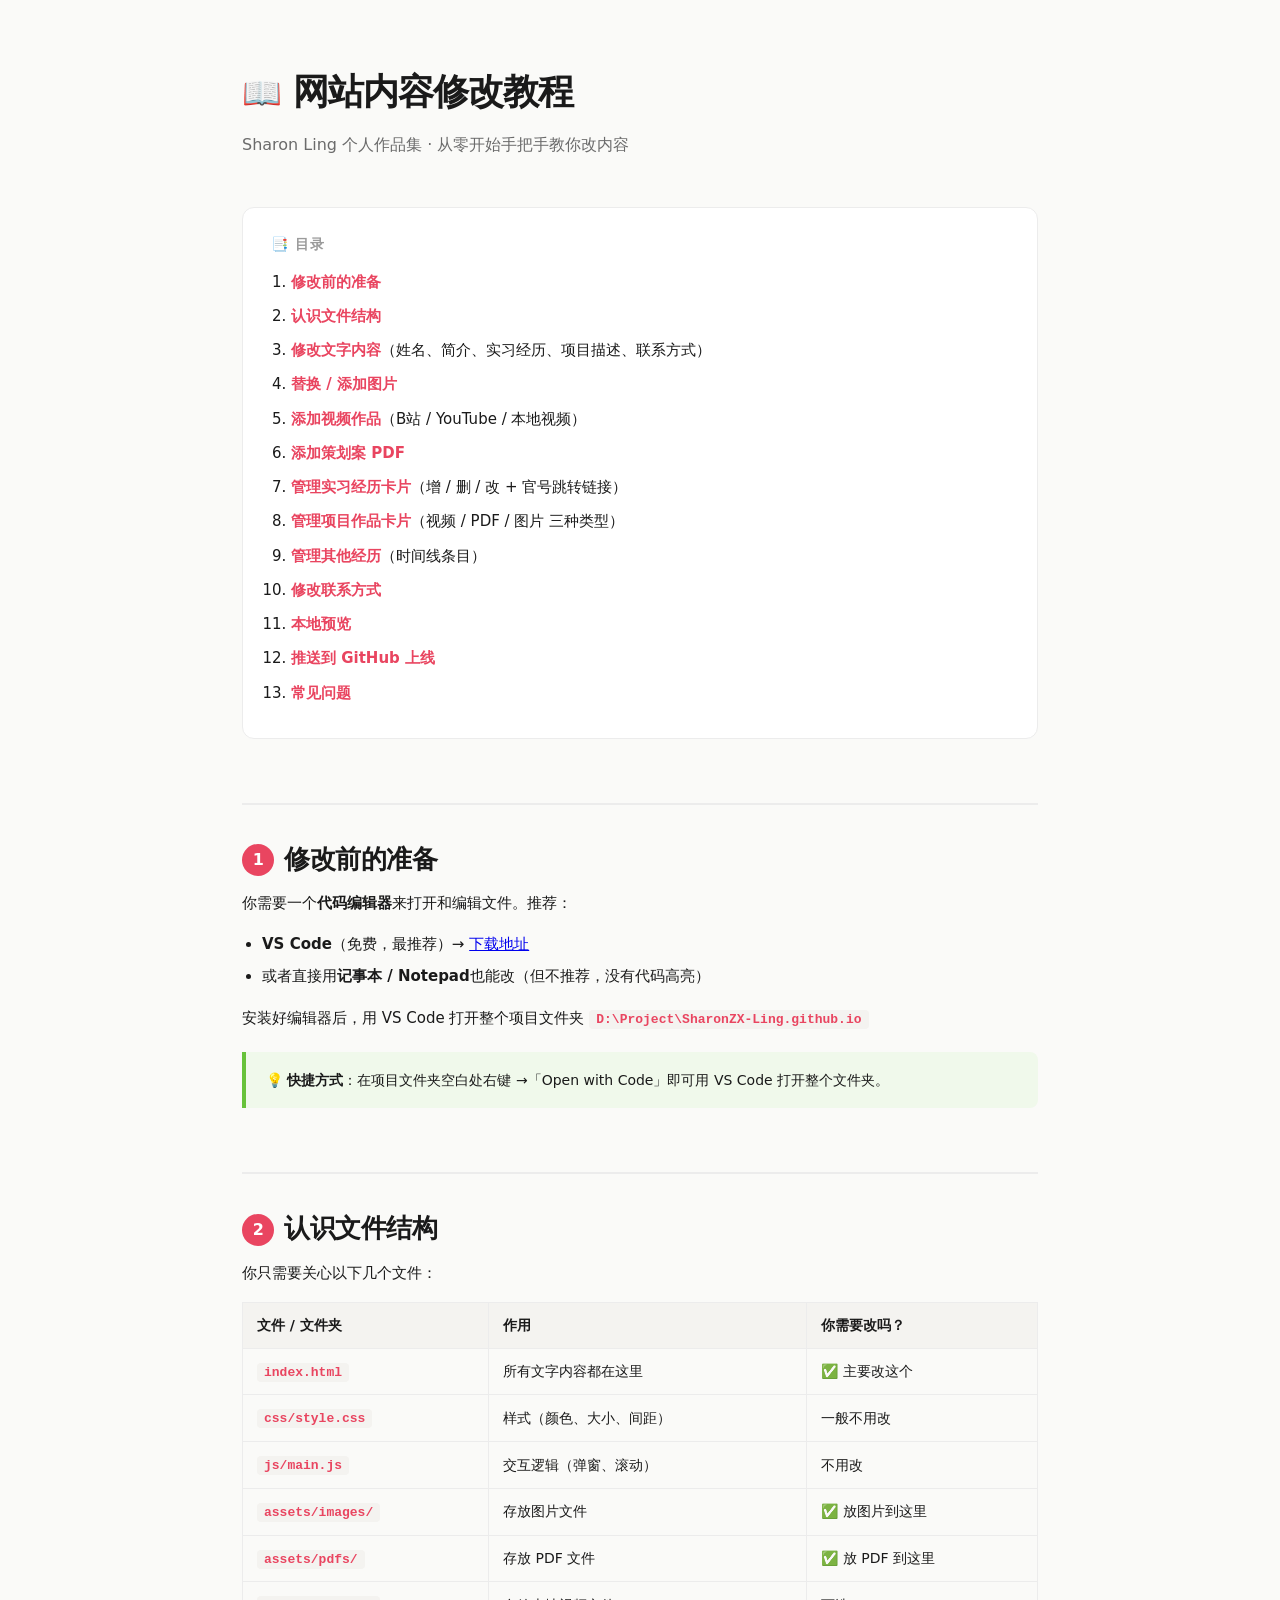
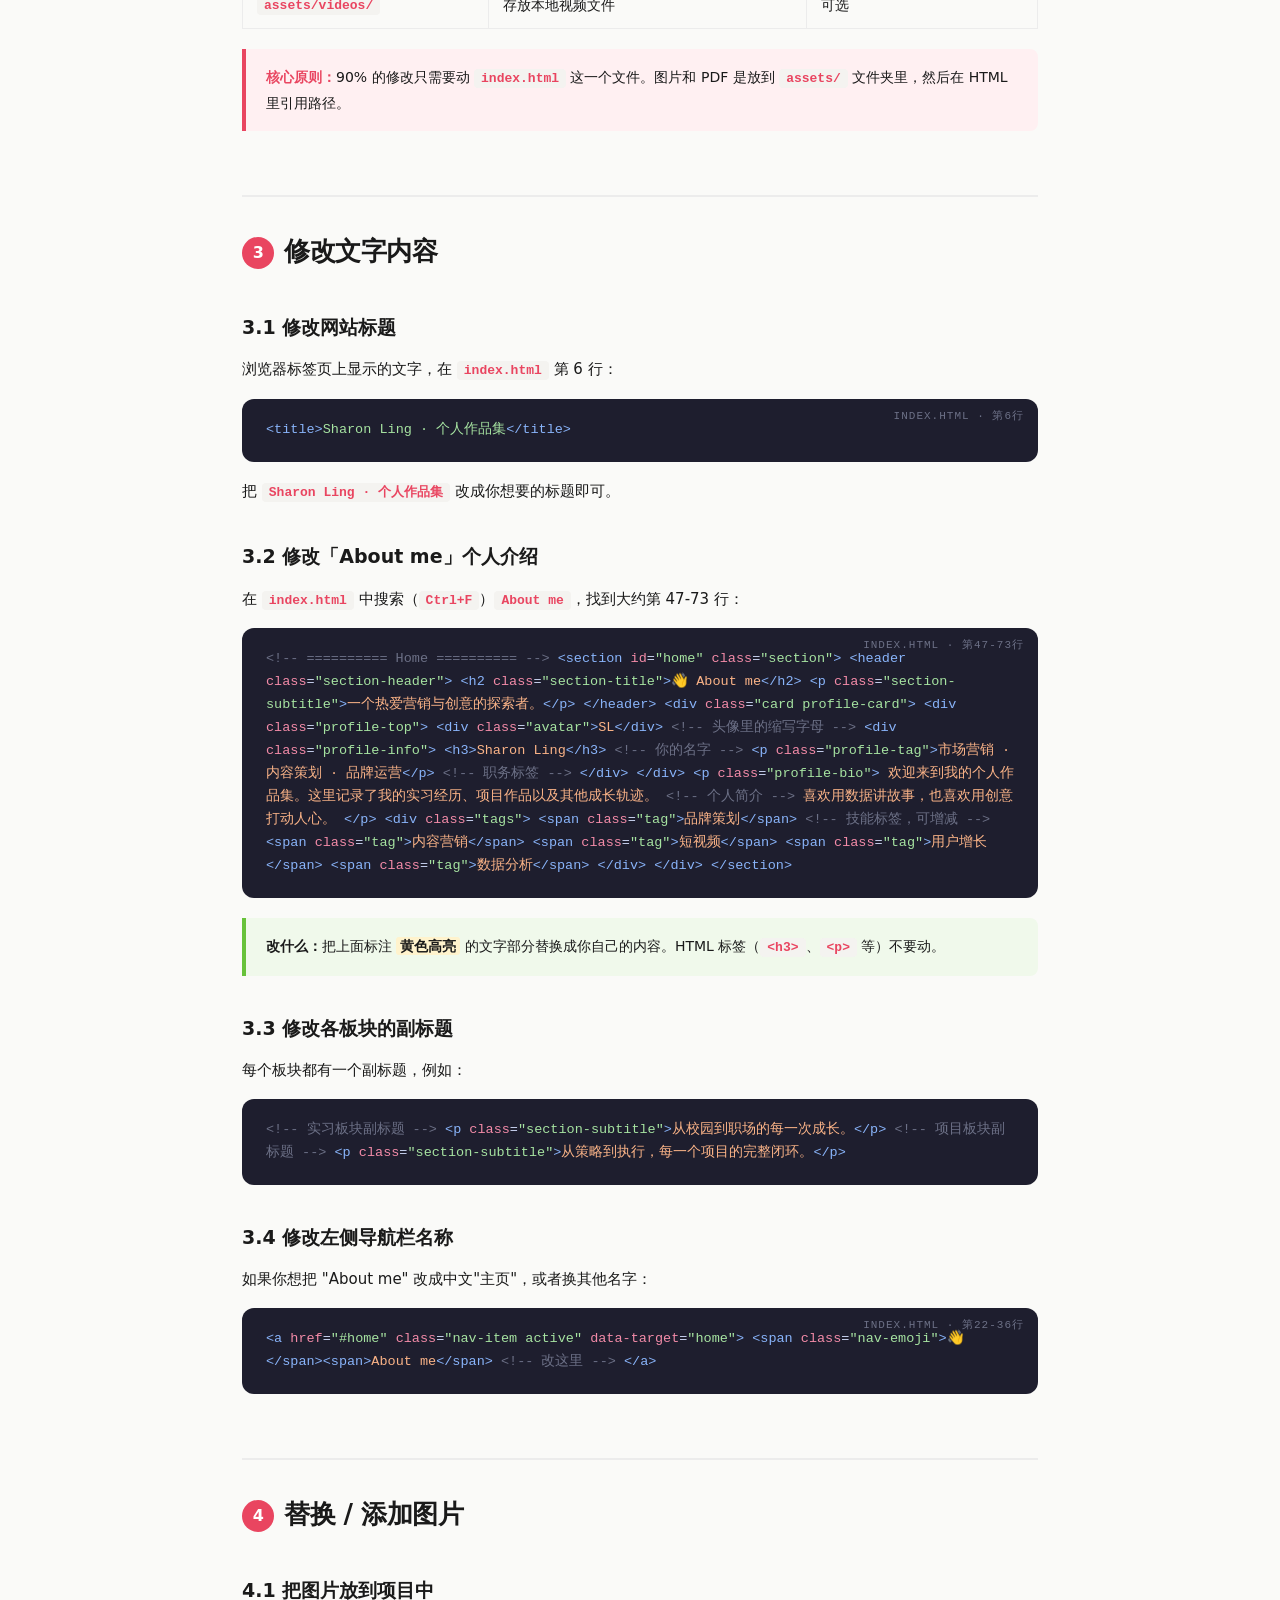
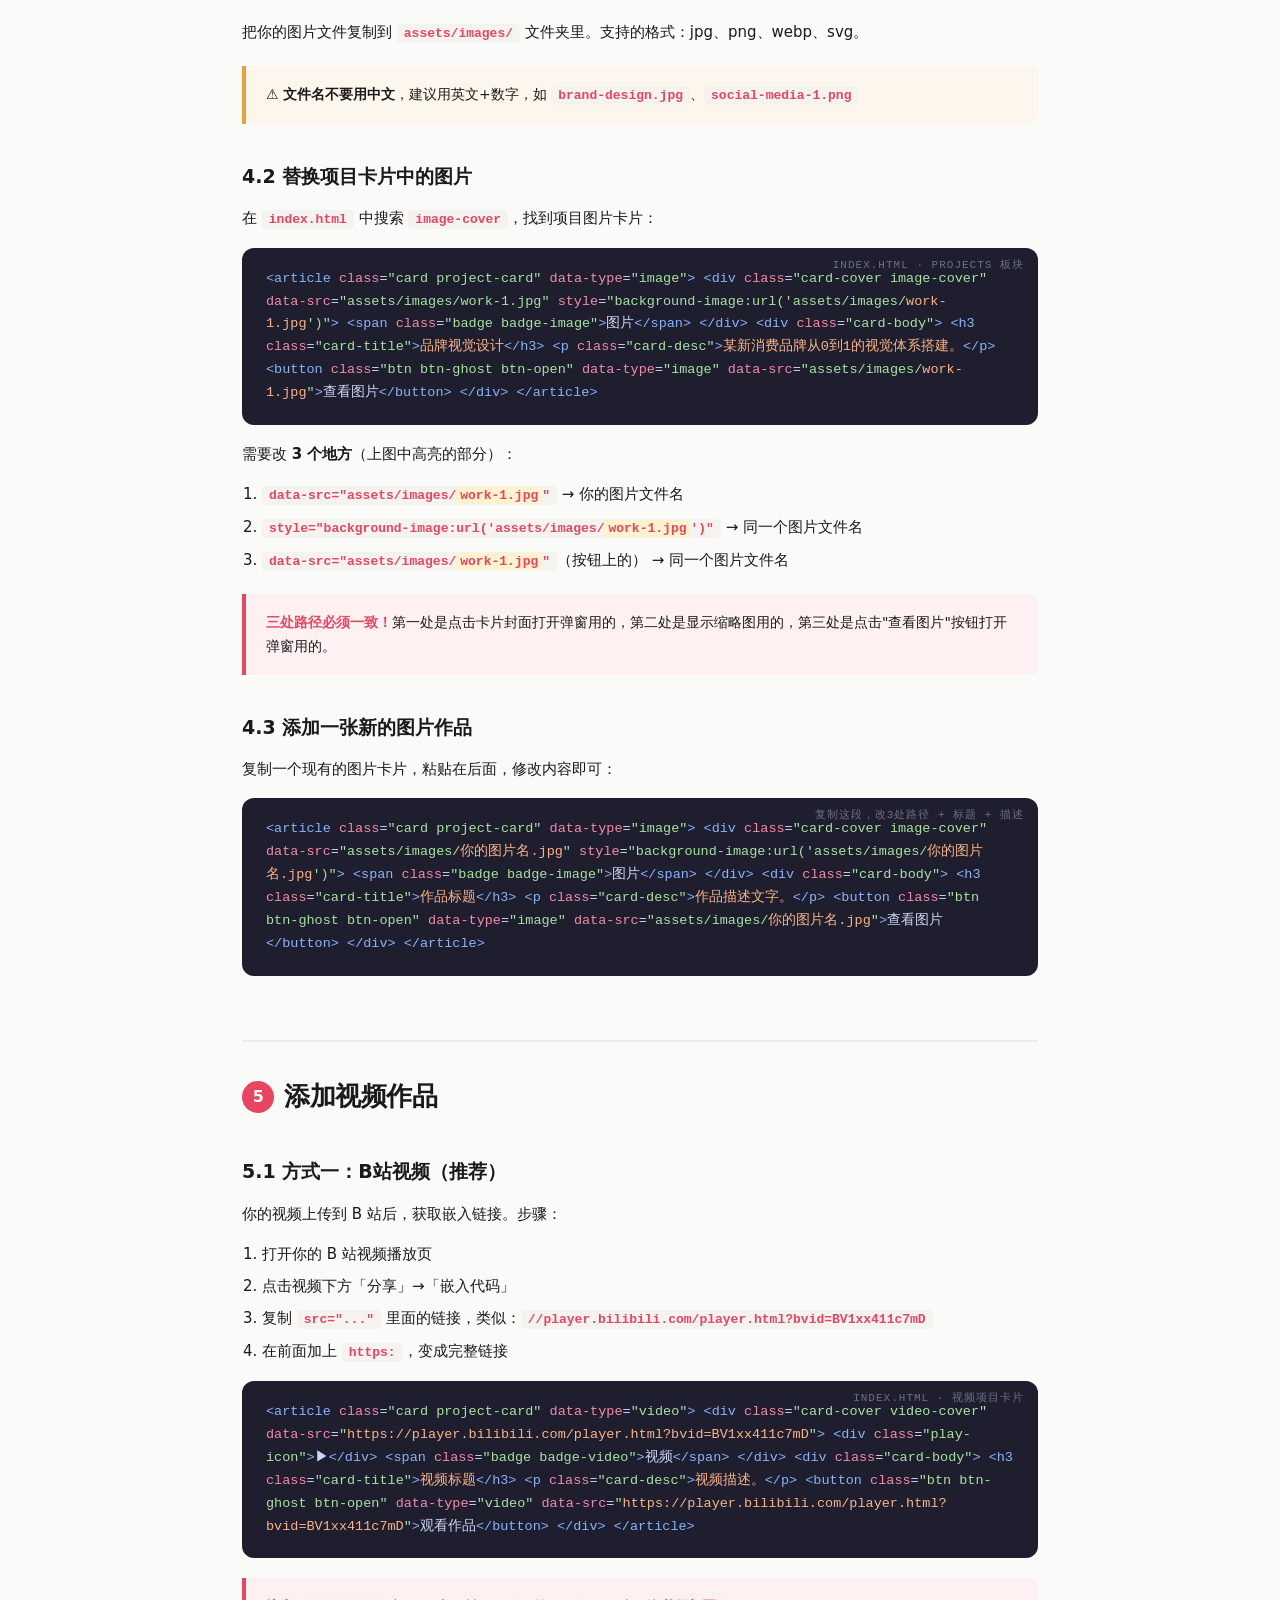
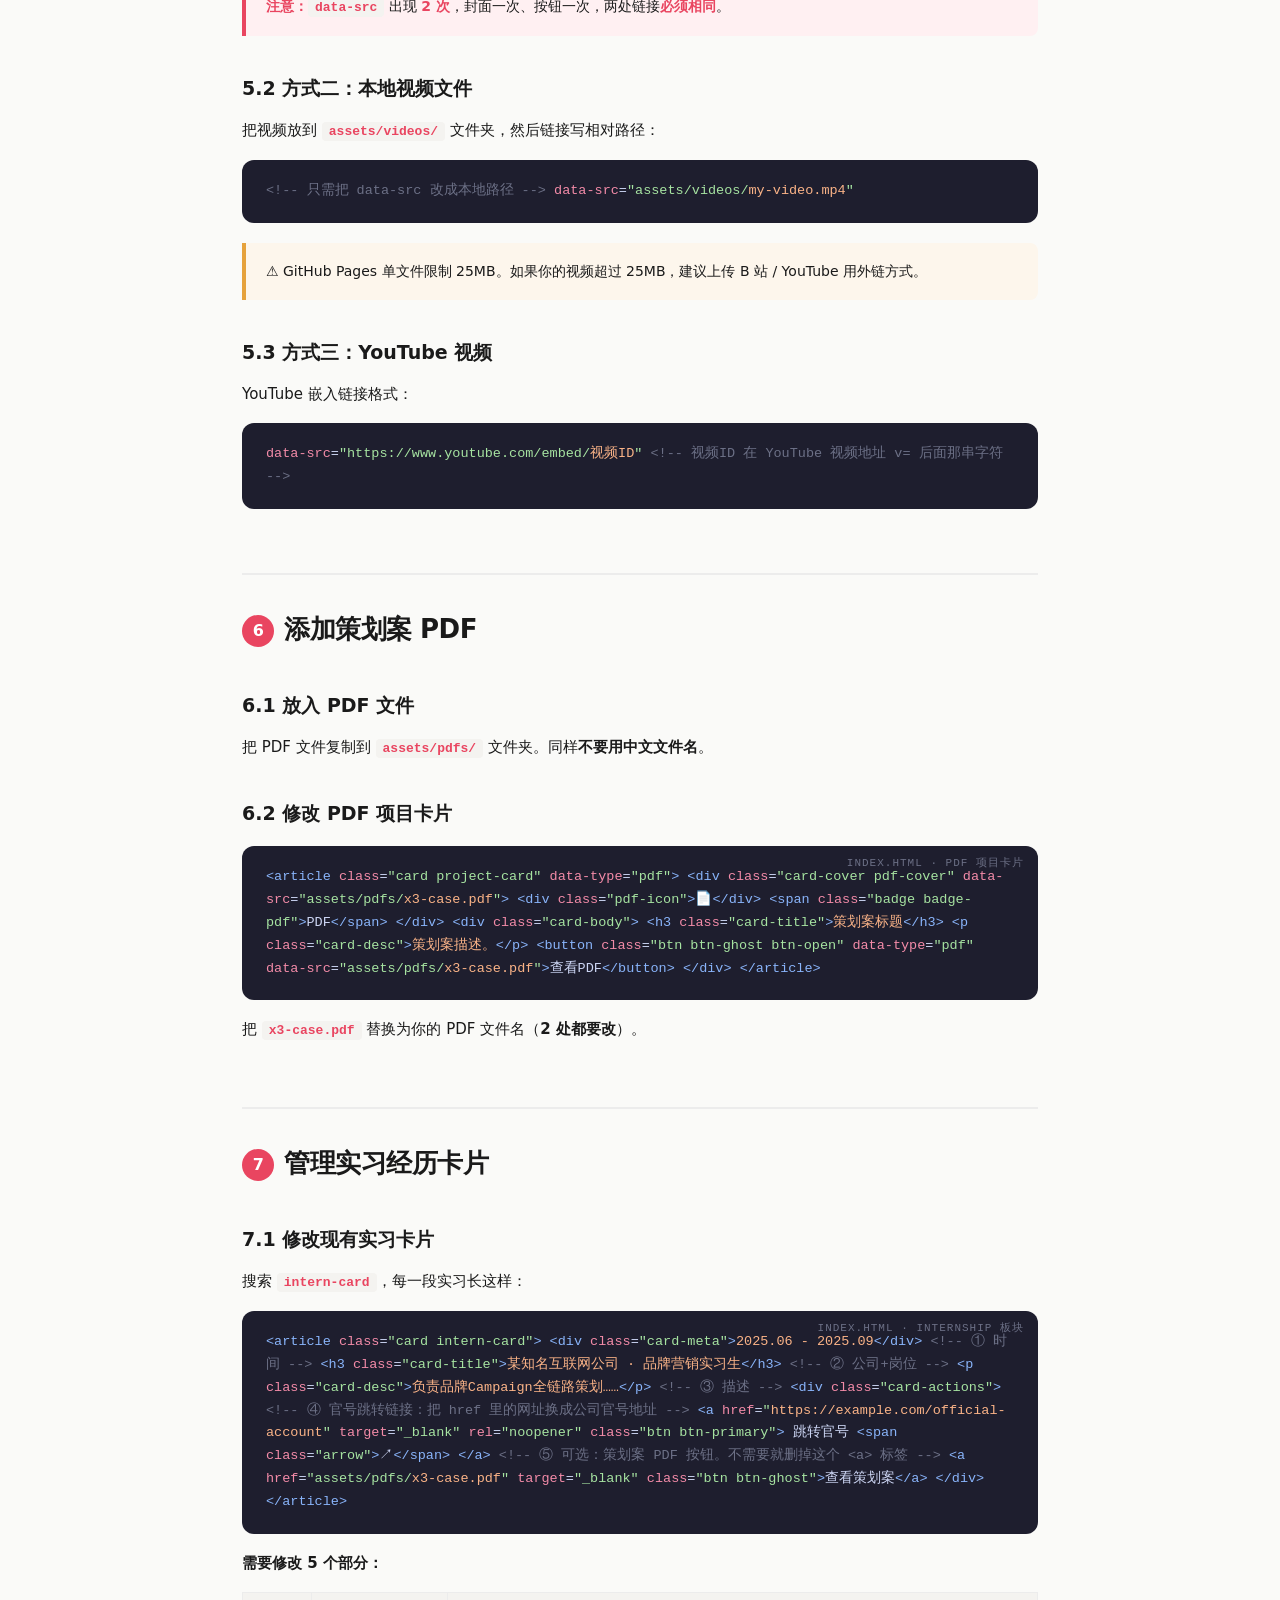
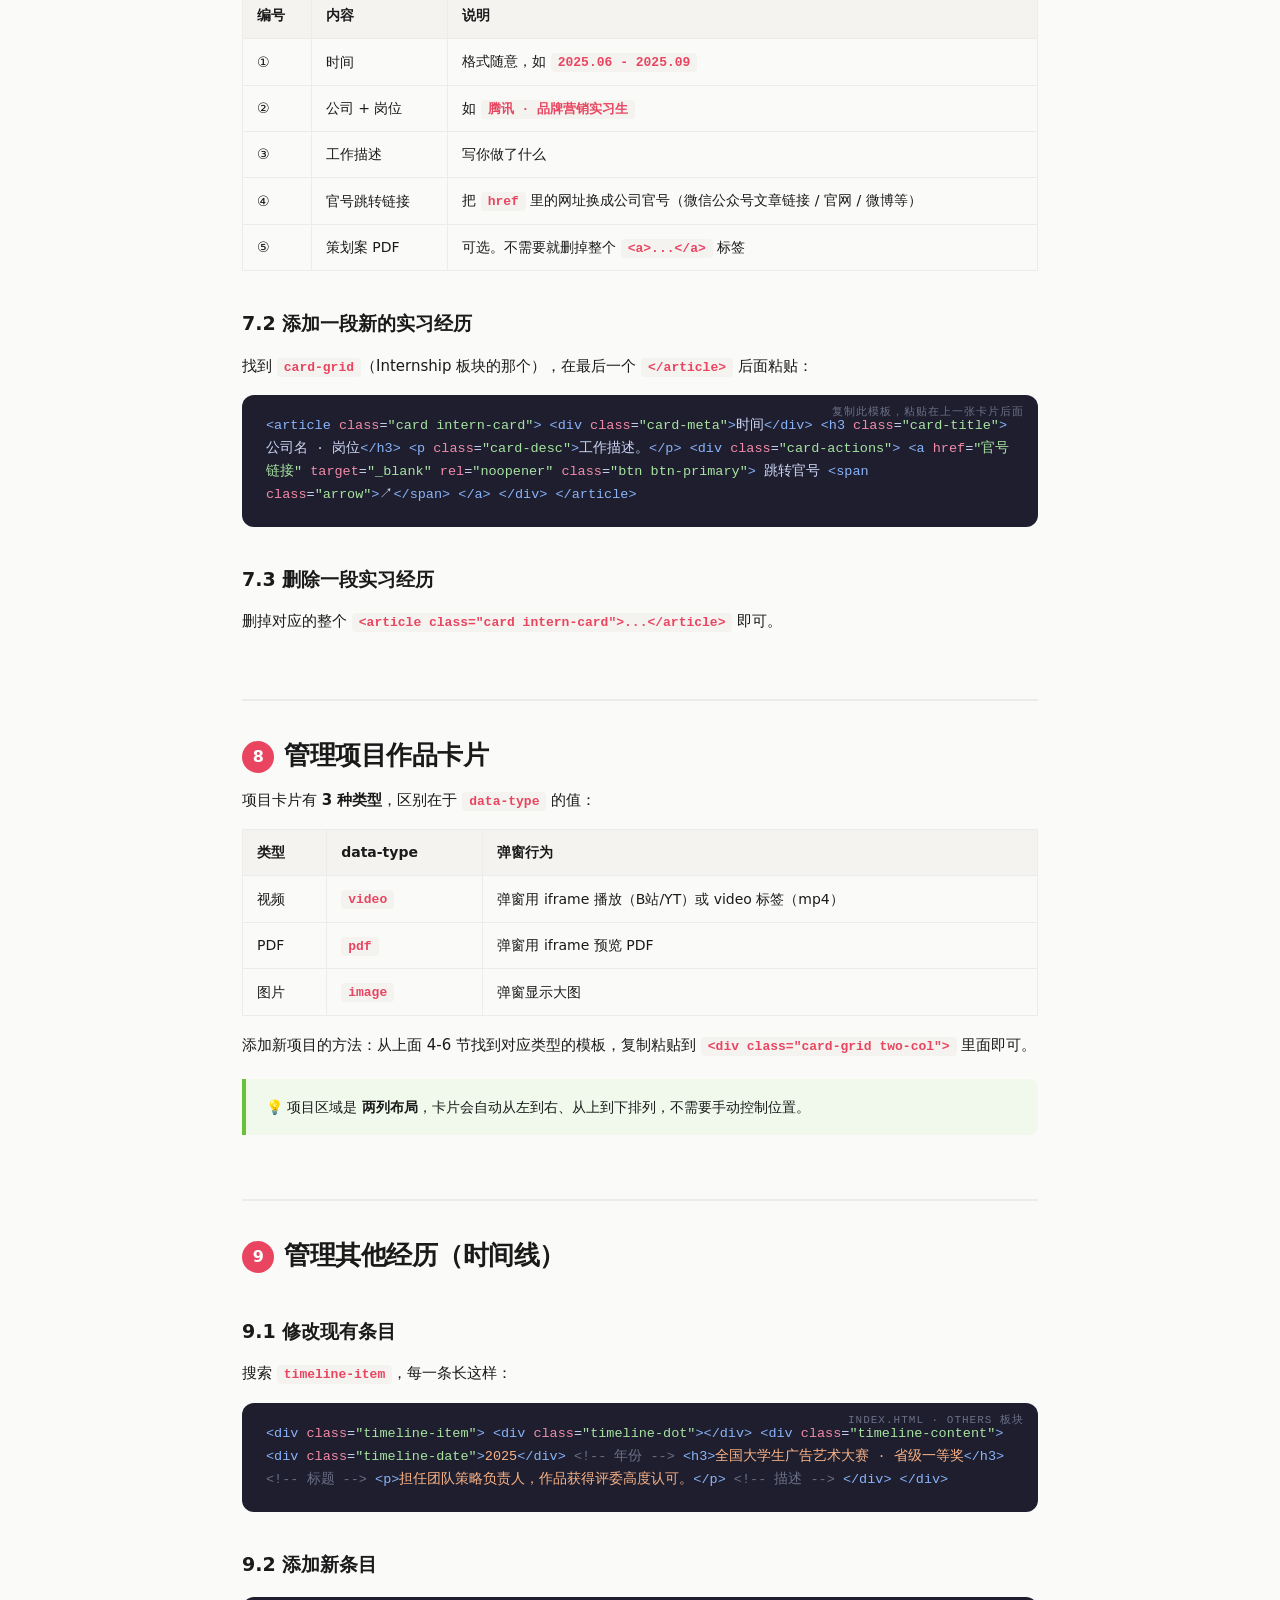
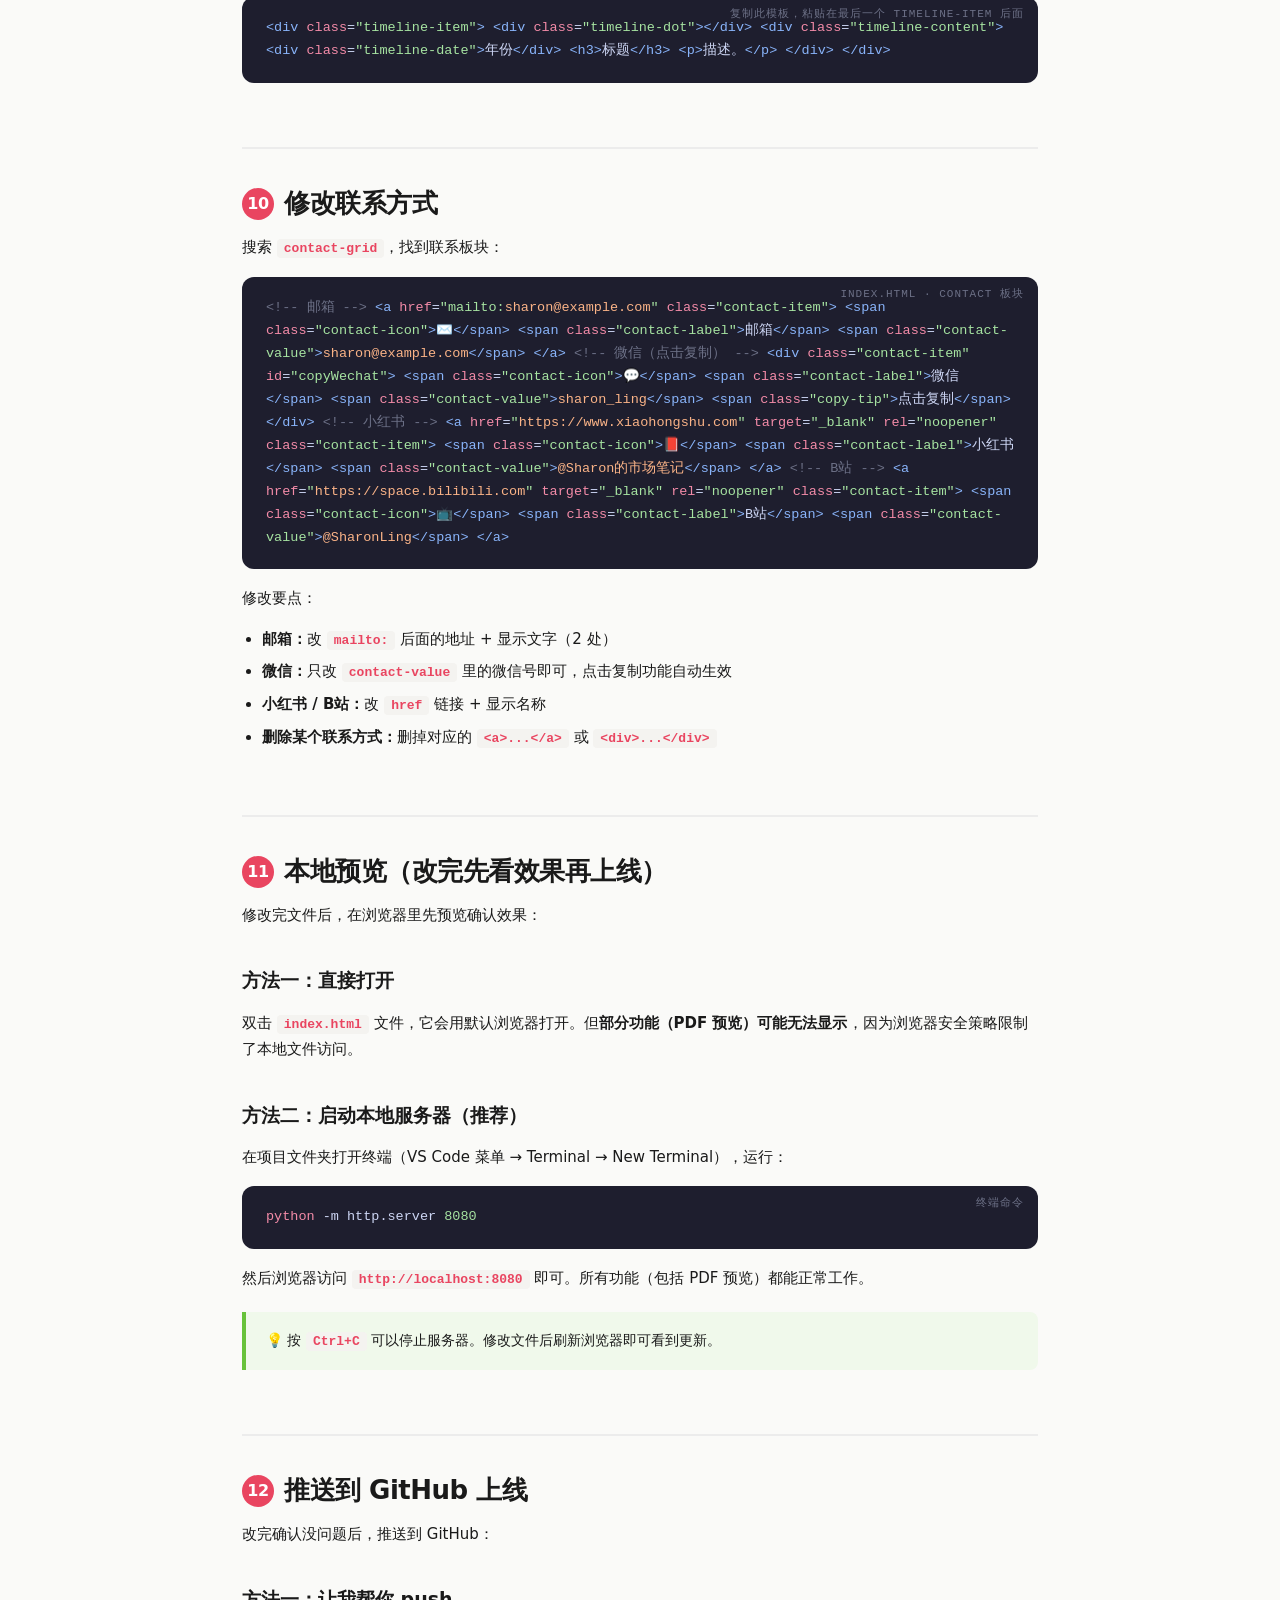
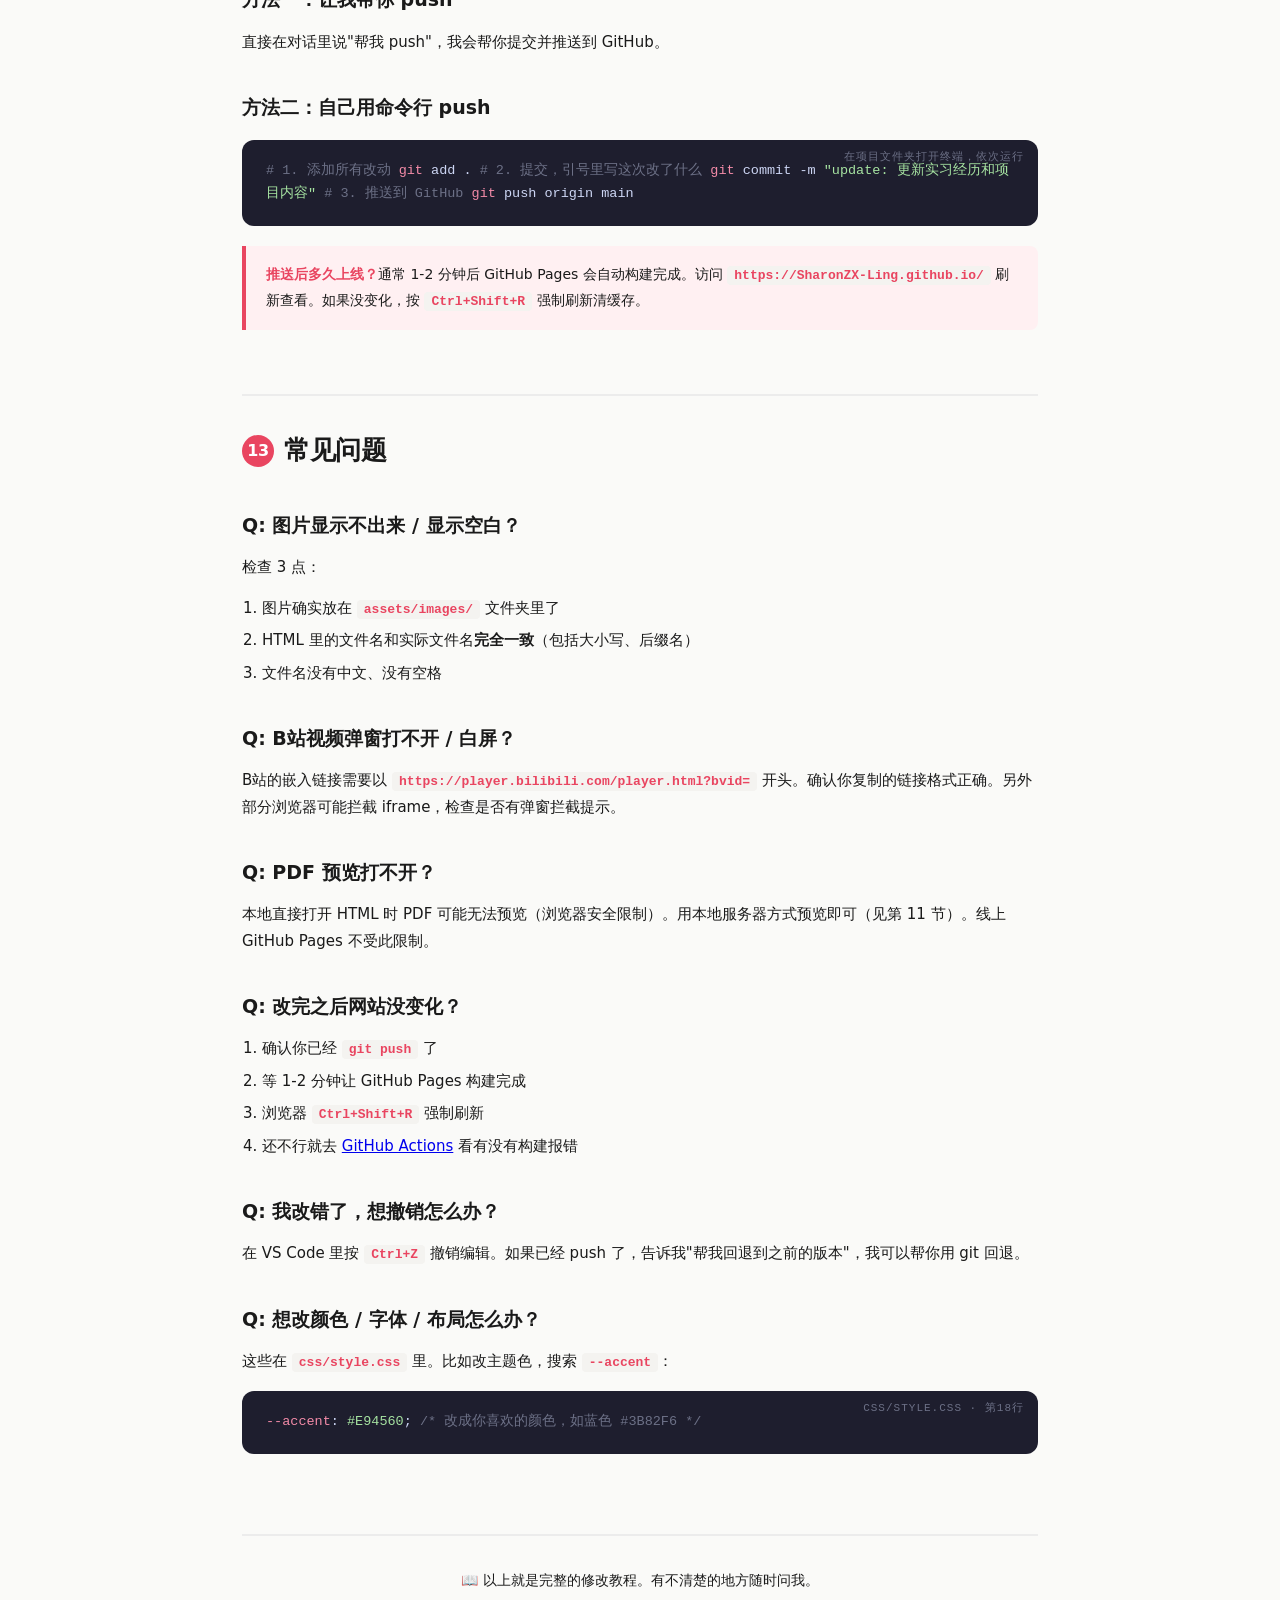
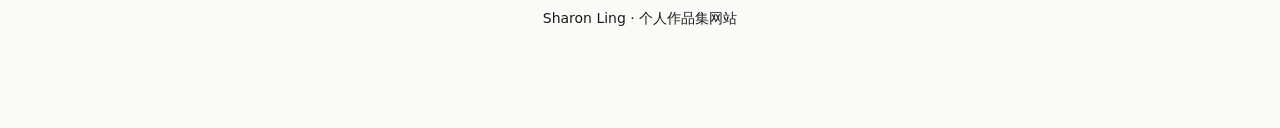
<file: tutorial.html>
<!DOCTYPE html>
<html lang="zh-CN">
<head>
  <meta charset="UTF-8" />
  <meta name="viewport" content="width=device-width, initial-scale=1.0" />
  <title>网站修改教程 · Sharon Ling 个人作品集</title>
  <style>
    :root {
      --bg: #FAFAF8;
      --card: #FFFFFF;
      --text: #1A1A1A;
      --text-sub: #6B6B6B;
      --text-mute: #9B9B9B;
      --accent: #E94560;
      --accent-light: #FFF0F2;
      --border: #ECECEC;
      --code-bg: #1E1E2E;
      --code-text: #CDD6F4;
      --code-comment: #6C7086;
      --code-key: #F38BA8;
      --code-str: #A6E3A1;
      --code-tag: #89B4FA;
      --radius: 12px;
    }
    * { box-sizing: border-box; margin: 0; padding: 0; }
    body {
      font-family: system-ui, -apple-system, "PingFang SC", "Microsoft YaHei", sans-serif;
      background: var(--bg);
      color: var(--text);
      line-height: 1.75;
      font-size: 15px;
      -webkit-font-smoothing: antialiased;
    }
    .container {
      max-width: 860px;
      margin: 0 auto;
      padding: 60px 32px 120px;
    }
    h1 {
      font-size: 36px;
      font-weight: 800;
      letter-spacing: -1px;
      margin-bottom: 8px;
    }
    h1 .emoji { font-size: 32px; }
    .subtitle {
      color: var(--text-sub);
      font-size: 16px;
      margin-bottom: 48px;
    }
    h2 {
      font-size: 26px;
      font-weight: 700;
      margin-top: 64px;
      margin-bottom: 8px;
      padding-top: 32px;
      border-top: 2px solid var(--border);
      letter-spacing: -0.5px;
    }
    h2 .num {
      display: inline-flex;
      align-items: center;
      justify-content: center;
      width: 32px;
      height: 32px;
      background: var(--accent);
      color: white;
      border-radius: 50%;
      font-size: 16px;
      margin-right: 10px;
      vertical-align: middle;
    }
    h3 {
      font-size: 19px;
      font-weight: 700;
      margin-top: 36px;
      margin-bottom: 12px;
      color: var(--text);
    }
    p { margin-bottom: 14px; color: var(--text); }
    .note {
      background: var(--accent-light);
      border-left: 4px solid var(--accent);
      border-radius: 0 8px 8px 0;
      padding: 16px 20px;
      margin: 20px 0;
      font-size: 14px;
    }
    .note strong { color: var(--accent); }
    .tip {
      background: #F0F9EB;
      border-left: 4px solid #67C23A;
      border-radius: 0 8px 8px 0;
      padding: 16px 20px;
      margin: 20px 0;
      font-size: 14px;
    }
    .warn {
      background: #FDF6EC;
      border-left: 4px solid #E6A23C;
      border-radius: 0 8px 8px 0;
      padding: 16px 20px;
      margin: 20px 0;
      font-size: 14px;
    }
    ul, ol {
      margin: 12px 0 16px 20px;
    }
    li { margin-bottom: 6px; }
    code {
      font-family: "JetBrains Mono", "Fira Code", "Consolas", monospace;
      background: #F4F3F0;
      color: var(--accent);
      padding: 2px 7px;
      border-radius: 4px;
      font-size: 13px;
      font-weight: 600;
    }
    .code-block {
      background: var(--code-bg);
      color: var(--code-text);
      border-radius: var(--radius);
      padding: 20px 24px;
      margin: 16px 0;
      overflow-x: auto;
      font-family: "JetBrains Mono", "Fira Code", "Consolas", monospace;
      font-size: 13.5px;
      line-height: 1.7;
      position: relative;
    }
    .code-block .label {
      position: absolute;
      top: 8px;
      right: 14px;
      font-size: 11px;
      color: var(--code-comment);
      text-transform: uppercase;
      letter-spacing: 1px;
    }
    .code-block .c { color: var(--code-comment); }
    .code-block .k { color: var(--code-key); }
    .code-block .s { color: var(--code-str); }
    .code-block .t { color: var(--code-tag); }
    .code-block .h { color: #FAB387; }
    .highlight {
      background: #FFF3CD;
      padding: 1px 4px;
      border-radius: 3px;
      font-weight: 600;
    }
    .file-path {
      display: inline-block;
      background: #EDECE8;
      padding: 3px 10px;
      border-radius: 6px;
      font-size: 13px;
      font-family: "JetBrains Mono", monospace;
      font-weight: 600;
      color: var(--text-sub);
      margin-bottom: 8px;
    }
    .toc {
      background: var(--card);
      border: 1px solid var(--border);
      border-radius: var(--radius);
      padding: 24px 28px;
      margin-bottom: 48px;
    }
    .toc h4 {
      font-size: 14px;
      color: var(--text-mute);
      text-transform: uppercase;
      letter-spacing: 1px;
      margin-bottom: 12px;
    }
    .toc ol {
      margin: 0;
      padding-left: 20px;
    }
    .toc li {
      margin-bottom: 8px;
    }
    .toc a {
      color: var(--accent);
      font-weight: 600;
      text-decoration: none;
    }
    .toc a:hover { text-decoration: underline; }
    table {
      width: 100%;
      border-collapse: collapse;
      margin: 16px 0;
      font-size: 14px;
    }
    th, td {
      border: 1px solid var(--border);
      padding: 10px 14px;
      text-align: left;
    }
    th {
      background: #F4F3F0;
      font-weight: 700;
    }
    .footer {
      margin-top: 80px;
      padding-top: 32px;
      border-top: 2px solid var(--border);
      text-align: center;
      color: var(--text-mute);
      font-size: 14px;
    }
    .arrow-down {
      text-align: center;
      font-size: 28px;
      color: var(--text-mute);
      margin: 12px 0;
    }
  </style>
</head>
<body>
  <div class="container">

    <h1><span class="emoji">📖</span> 网站内容修改教程</h1>
    <p class="subtitle">Sharon Ling 个人作品集 · 从零开始手把手教你改内容</p>

    <div class="toc">
      <h4>📑 目录</h4>
      <ol>
        <li><a href="#prep">修改前的准备</a></li>
        <li><a href="#structure">认识文件结构</a></li>
        <li><a href="#text">修改文字内容</a>（姓名、简介、实习经历、项目描述、联系方式）</li>
        <li><a href="#images">替换 / 添加图片</a></li>
        <li><a href="#videos">添加视频作品</a>（B站 / YouTube / 本地视频）</li>
        <li><a href="#pdfs">添加策划案 PDF</a></li>
        <li><a href="#internship">管理实习经历卡片</a>（增 / 删 / 改 + 官号跳转链接）</li>
        <li><a href="#projects">管理项目作品卡片</a>（视频 / PDF / 图片 三种类型）</li>
        <li><a href="#others">管理其他经历</a>（时间线条目）</li>
        <li><a href="#contact">修改联系方式</a></li>
        <li><a href="#preview">本地预览</a></li>
        <li><a href="#push">推送到 GitHub 上线</a></li>
        <li><a href="#faq">常见问题</a></li>
      </ol>
    </div>

    <!-- ==================== 1. 准备 ==================== -->
    <h2 id="prep"><span class="num">1</span>修改前的准备</h2>
    <p>你需要一个<strong>代码编辑器</strong>来打开和编辑文件。推荐：</p>
    <ul>
      <li><strong>VS Code</strong>（免费，最推荐）→ <a href="https://code.visualstudio.com/">下载地址</a></li>
      <li>或者直接用<strong>记事本 / Notepad</strong>也能改（但不推荐，没有代码高亮）</li>
    </ul>
    <p>安装好编辑器后，用 VS Code 打开整个项目文件夹 <code>D:\Project\SharonZX-Ling.github.io</code></p>
    <div class="tip">
      💡 <strong>快捷方式</strong>：在项目文件夹空白处右键 →「Open with Code」即可用 VS Code 打开整个文件夹。
    </div>

    <!-- ==================== 2. 文件结构 ==================== -->
    <h2 id="structure"><span class="num">2</span>认识文件结构</h2>
    <p>你只需要关心以下几个文件：</p>
    <table>
      <thead>
        <tr><th>文件 / 文件夹</th><th>作用</th><th>你需要改吗？</th></tr>
      </thead>
      <tbody>
        <tr><td><code>index.html</code></td><td>所有文字内容都在这里</td><td>✅ 主要改这个</td></tr>
        <tr><td><code>css/style.css</code></td><td>样式（颜色、大小、间距）</td><td>一般不用改</td></tr>
        <tr><td><code>js/main.js</code></td><td>交互逻辑（弹窗、滚动）</td><td>不用改</td></tr>
        <tr><td><code>assets/images/</code></td><td>存放图片文件</td><td>✅ 放图片到这里</td></tr>
        <tr><td><code>assets/pdfs/</code></td><td>存放 PDF 文件</td><td>✅ 放 PDF 到这里</td></tr>
        <tr><td><code>assets/videos/</code></td><td>存放本地视频文件</td><td>可选</td></tr>
      </tbody>
    </table>
    <div class="note">
      <strong>核心原则：</strong>90% 的修改只需要动 <code>index.html</code> 这一个文件。图片和 PDF 是放到 <code>assets/</code> 文件夹里，然后在 HTML 里引用路径。
    </div>

    <!-- ==================== 3. 文字 ==================== -->
    <h2 id="text"><span class="num">3</span>修改文字内容</h2>

    <h3>3.1 修改网站标题</h3>
    <p>浏览器标签页上显示的文字，在 <code>index.html</code> 第 6 行：</p>
    <div class="code-block">
      <span class="label">index.html · 第6行</span>
<span class="t">&lt;title&gt;</span><span class="s">Sharon Ling · 个人作品集</span><span class="t">&lt;/title&gt;</span>
    </div>
    <p>把 <code>Sharon Ling · 个人作品集</code> 改成你想要的标题即可。</p>

    <h3>3.2 修改「About me」个人介绍</h3>
    <p>在 <code>index.html</code> 中搜索（<code>Ctrl+F</code>）<code>About me</code>，找到大约第 47-73 行：</p>
    <div class="code-block">
      <span class="label">index.html · 第47-73行</span>
<span class="c">&lt;!-- ========== Home ========== --&gt;</span>
<span class="t">&lt;section</span> <span class="k">id</span>=<span class="s">"home"</span> <span class="k">class</span>=<span class="s">"section"</span><span class="t">&gt;</span>
  <span class="t">&lt;header</span> <span class="k">class</span>=<span class="s">"section-header"</span><span class="t">&gt;</span>
    <span class="t">&lt;h2</span> <span class="k">class</span>=<span class="s">"section-title"</span><span class="t">&gt;</span><span class="h">👋 About me</span><span class="t">&lt;/h2&gt;</span>
    <span class="t">&lt;p</span> <span class="k">class</span>=<span class="s">"section-subtitle"</span><span class="t">&gt;</span><span class="h">一个热爱营销与创意的探索者。</span><span class="t">&lt;/p&gt;</span>
  <span class="t">&lt;/header&gt;</span>

  <span class="t">&lt;div</span> <span class="k">class</span>=<span class="s">"card profile-card"</span><span class="t">&gt;</span>
    <span class="t">&lt;div</span> <span class="k">class</span>=<span class="s">"profile-top"</span><span class="t">&gt;</span>
      <span class="t">&lt;div</span> <span class="k">class</span>=<span class="s">"avatar"</span><span class="t">&gt;</span><span class="h">SL</span><span class="t">&lt;/div&gt;</span>  <span class="c">&lt;!-- 头像里的缩写字母 --&gt;</span>
      <span class="t">&lt;div</span> <span class="k">class</span>=<span class="s">"profile-info"</span><span class="t">&gt;</span>
        <span class="t">&lt;h3&gt;</span><span class="h">Sharon Ling</span><span class="t">&lt;/h3&gt;</span>  <span class="c">&lt;!-- 你的名字 --&gt;</span>
        <span class="t">&lt;p</span> <span class="k">class</span>=<span class="s">"profile-tag"</span><span class="t">&gt;</span><span class="h">市场营销 · 内容策划 · 品牌运营</span><span class="t">&lt;/p&gt;</span>  <span class="c">&lt;!-- 职务标签 --&gt;</span>
      <span class="t">&lt;/div&gt;</span>
    <span class="t">&lt;/div&gt;</span>
    <span class="t">&lt;p</span> <span class="k">class</span>=<span class="s">"profile-bio"</span><span class="t">&gt;</span>
      <span class="h">欢迎来到我的个人作品集。这里记录了我的实习经历、项目作品以及其他成长轨迹。</span>  <span class="c">&lt;!-- 个人简介 --&gt;</span>
      <span class="h">喜欢用数据讲故事，也喜欢用创意打动人心。</span>
    <span class="t">&lt;/p&gt;</span>
    <span class="t">&lt;div</span> <span class="k">class</span>=<span class="s">"tags"</span><span class="t">&gt;</span>
      <span class="t">&lt;span</span> <span class="k">class</span>=<span class="s">"tag"</span><span class="t">&gt;</span><span class="h">品牌策划</span><span class="t">&lt;/span&gt;</span>  <span class="c">&lt;!-- 技能标签，可增减 --&gt;</span>
      <span class="t">&lt;span</span> <span class="k">class</span>=<span class="s">"tag"</span><span class="t">&gt;</span><span class="h">内容营销</span><span class="t">&lt;/span&gt;</span>
      <span class="t">&lt;span</span> <span class="k">class</span>=<span class="s">"tag"</span><span class="t">&gt;</span><span class="h">短视频</span><span class="t">&lt;/span&gt;</span>
      <span class="t">&lt;span</span> <span class="k">class</span>=<span class="s">"tag"</span><span class="t">&gt;</span><span class="h">用户增长</span><span class="t">&lt;/span&gt;</span>
      <span class="t">&lt;span</span> <span class="k">class</span>=<span class="s">"tag"</span><span class="t">&gt;</span><span class="h">数据分析</span><span class="t">&lt;/span&gt;</span>
    <span class="t">&lt;/div&gt;</span>
  <span class="t">&lt;/div&gt;</span>
<span class="t">&lt;/section&gt;</span>
    </div>
    <div class="tip">
      <strong>改什么：</strong>把上面标注 <span class="highlight">黄色高亮</span> 的文字部分替换成你自己的内容。HTML 标签（<code>&lt;h3&gt;</code>、<code>&lt;p&gt;</code> 等）不要动。
    </div>

    <h3>3.3 修改各板块的副标题</h3>
    <p>每个板块都有一个副标题，例如：</p>
    <div class="code-block">
<span class="c">&lt;!-- 实习板块副标题 --&gt;</span>
<span class="t">&lt;p</span> <span class="k">class</span>=<span class="s">"section-subtitle"</span><span class="t">&gt;</span><span class="h">从校园到职场的每一次成长。</span><span class="t">&lt;/p&gt;</span>

<span class="c">&lt;!-- 项目板块副标题 --&gt;</span>
<span class="t">&lt;p</span> <span class="k">class</span>=<span class="s">"section-subtitle"</span><span class="t">&gt;</span><span class="h">从策略到执行，每一个项目的完整闭环。</span><span class="t">&lt;/p&gt;</span>
    </div>

    <h3>3.4 修改左侧导航栏名称</h3>
    <p>如果你想把 "About me" 改成中文"主页"，或者换其他名字：</p>
    <div class="code-block">
      <span class="label">index.html · 第22-36行</span>
<span class="t">&lt;a</span> <span class="k">href</span>=<span class="s">"#home"</span> <span class="k">class</span>=<span class="s">"nav-item active"</span> <span class="k">data-target</span>=<span class="s">"home"</span><span class="t">&gt;</span>
  <span class="t">&lt;span</span> <span class="k">class</span>=<span class="s">"nav-emoji"</span><span class="t">&gt;</span>👋<span class="t">&lt;/span&gt;</span><span class="t">&lt;span&gt;</span><span class="h">About me</span><span class="t">&lt;/span&gt;</span>  <span class="c">&lt;!-- 改这里 --&gt;</span>
<span class="t">&lt;/a&gt;</span>
    </div>

    <!-- ==================== 4. 图片 ==================== -->
    <h2 id="images"><span class="num">4</span>替换 / 添加图片</h2>

    <h3>4.1 把图片放到项目中</h3>
    <p>把你的图片文件复制到 <code>assets/images/</code> 文件夹里。支持的格式：jpg、png、webp、svg。</p>
    <div class="warn">
      ⚠️ <strong>文件名不要用中文</strong>，建议用英文+数字，如 <code>brand-design.jpg</code>、<code>social-media-1.png</code>
    </div>

    <h3>4.2 替换项目卡片中的图片</h3>
    <p>在 <code>index.html</code> 中搜索 <code>image-cover</code>，找到项目图片卡片：</p>
    <div class="code-block">
      <span class="label">index.html · Projects 板块</span>
<span class="t">&lt;article</span> <span class="k">class</span>=<span class="s">"card project-card"</span> <span class="k">data-type</span>=<span class="s">"image"</span><span class="t">&gt;</span>
  <span class="t">&lt;div</span> <span class="k">class</span>=<span class="s">"card-cover image-cover"</span>
       <span class="k">data-src</span>=<span class="s">"assets/images/work-1.jpg"</span>
       <span class="k">style</span>=<span class="s">"background-image:url('assets/images/<span class="h">work-1.jpg</span>')"</span><span class="t">&gt;</span>
    <span class="t">&lt;span</span> <span class="k">class</span>=<span class="s">"badge badge-image"</span><span class="t">&gt;</span>图片<span class="t">&lt;/span&gt;</span>
  <span class="t">&lt;/div&gt;</span>
  <span class="t">&lt;div</span> <span class="k">class</span>=<span class="s">"card-body"</span><span class="t">&gt;</span>
    <span class="t">&lt;h3</span> <span class="k">class</span>=<span class="s">"card-title"</span><span class="t">&gt;</span><span class="h">品牌视觉设计</span><span class="t">&lt;/h3&gt;</span>
    <span class="t">&lt;p</span> <span class="k">class</span>=<span class="s">"card-desc"</span><span class="t">&gt;</span><span class="h">某新消费品牌从0到1的视觉体系搭建。</span><span class="t">&lt;/p&gt;</span>
    <span class="t">&lt;button</span> <span class="k">class</span>=<span class="s">"btn btn-ghost btn-open"</span>
            <span class="k">data-type</span>=<span class="s">"image"</span>
            <span class="k">data-src</span>=<span class="s">"assets/images/<span class="h">work-1.jpg</span>"</span><span class="t">&gt;</span>查看图片<span class="t">&lt;/button&gt;</span>
  <span class="t">&lt;/div&gt;</span>
<span class="t">&lt;/article&gt;</span>
    </div>
    <p>需要改 <strong>3 个地方</strong>（上图中高亮的部分）：</p>
    <ol>
      <li><code>data-src="assets/images/<span class="highlight">work-1.jpg</span>"</code> → 你的图片文件名</li>
      <li><code>style="background-image:url('assets/images/<span class="highlight">work-1.jpg</span>')"</code> → 同一个图片文件名</li>
      <li><code>data-src="assets/images/<span class="highlight">work-1.jpg</span>"</code>（按钮上的） → 同一个图片文件名</li>
    </ol>
    <div class="note">
      <strong>三处路径必须一致！</strong>第一处是点击卡片封面打开弹窗用的，第二处是显示缩略图用的，第三处是点击"查看图片"按钮打开弹窗用的。
    </div>

    <h3>4.3 添加一张新的图片作品</h3>
    <p>复制一个现有的图片卡片，粘贴在后面，修改内容即可：</p>
    <div class="code-block">
      <span class="label">复制这段，改3处路径 + 标题 + 描述</span>
<span class="t">&lt;article</span> <span class="k">class</span>=<span class="s">"card project-card"</span> <span class="k">data-type</span>=<span class="s">"image"</span><span class="t">&gt;</span>
  <span class="t">&lt;div</span> <span class="k">class</span>=<span class="s">"card-cover image-cover"</span>
       <span class="k">data-src</span>=<span class="s">"assets/images/<span class="h">你的图片名.jpg</span>"</span>
       <span class="k">style</span>=<span class="s">"background-image:url('assets/images/<span class="h">你的图片名.jpg</span>')"</span><span class="t">&gt;</span>
    <span class="t">&lt;span</span> <span class="k">class</span>=<span class="s">"badge badge-image"</span><span class="t">&gt;</span>图片<span class="t">&lt;/span&gt;</span>
  <span class="t">&lt;/div&gt;</span>
  <span class="t">&lt;div</span> <span class="k">class</span>=<span class="s">"card-body"</span><span class="t">&gt;</span>
    <span class="t">&lt;h3</span> <span class="k">class</span>=<span class="s">"card-title"</span><span class="t">&gt;</span><span class="h">作品标题</span><span class="t">&lt;/h3&gt;</span>
    <span class="t">&lt;p</span> <span class="k">class</span>=<span class="s">"card-desc"</span><span class="t">&gt;</span><span class="h">作品描述文字。</span><span class="t">&lt;/p&gt;</span>
    <span class="t">&lt;button</span> <span class="k">class</span>=<span class="s">"btn btn-ghost btn-open"</span>
            <span class="k">data-type</span>=<span class="s">"image"</span>
            <span class="k">data-src</span>=<span class="s">"assets/images/<span class="h">你的图片名.jpg</span>"</span><span class="t">&gt;</span>查看图片<span class="t">&lt;/button&gt;</span>
  <span class="t">&lt;/div&gt;</span>
<span class="t">&lt;/article&gt;</span>
    </div>

    <!-- ==================== 5. 视频 ==================== -->
    <h2 id="videos"><span class="num">5</span>添加视频作品</h2>

    <h3>5.1 方式一：B站视频（推荐）</h3>
    <p>你的视频上传到 B 站后，获取嵌入链接。步骤：</p>
    <ol>
      <li>打开你的 B 站视频播放页</li>
      <li>点击视频下方「分享」→「嵌入代码」</li>
      <li>复制 <code>src="..."</code> 里面的链接，类似：<code>//player.bilibili.com/player.html?bvid=BV1xx411c7mD</code></li>
      <li>在前面加上 <code>https:</code>，变成完整链接</li>
    </ol>
    <div class="code-block">
      <span class="label">index.html · 视频项目卡片</span>
<span class="t">&lt;article</span> <span class="k">class</span>=<span class="s">"card project-card"</span> <span class="k">data-type</span>=<span class="s">"video"</span><span class="t">&gt;</span>
  <span class="t">&lt;div</span> <span class="k">class</span>=<span class="s">"card-cover video-cover"</span>
       <span class="k">data-src</span>=<span class="s">"<span class="h">https://player.bilibili.com/player.html?bvid=BV1xx411c7mD</span>"</span><span class="t">&gt;</span>
    <span class="t">&lt;div</span> <span class="k">class</span>=<span class="s">"play-icon"</span><span class="t">&gt;</span>▶<span class="t">&lt;/div&gt;</span>
    <span class="t">&lt;span</span> <span class="k">class</span>=<span class="s">"badge badge-video"</span><span class="t">&gt;</span>视频<span class="t">&lt;/span&gt;</span>
  <span class="t">&lt;/div&gt;</span>
  <span class="t">&lt;div</span> <span class="k">class</span>=<span class="s">"card-body"</span><span class="t">&gt;</span>
    <span class="t">&lt;h3</span> <span class="k">class</span>=<span class="s">"card-title"</span><span class="t">&gt;</span><span class="h">视频标题</span><span class="t">&lt;/h3&gt;</span>
    <span class="t">&lt;p</span> <span class="k">class</span>=<span class="s">"card-desc"</span><span class="t">&gt;</span><span class="h">视频描述。</span><span class="t">&lt;/p&gt;</span>
    <span class="t">&lt;button</span> <span class="k">class</span>=<span class="s">"btn btn-ghost btn-open"</span>
            <span class="k">data-type</span>=<span class="s">"video"</span>
            <span class="k">data-src</span>=<span class="s">"<span class="h">https://player.bilibili.com/player.html?bvid=BV1xx411c7mD</span>"</span><span class="t">&gt;</span>观看作品<span class="t">&lt;/button&gt;</span>
  <span class="t">&lt;/div&gt;</span>
<span class="t">&lt;/article&gt;</span>
    </div>
    <div class="note">
      <strong>注意：</strong><code>data-src</code> 出现 <strong>2 次</strong>，封面一次、按钮一次，两处链接<strong>必须相同</strong>。
    </div>

    <h3>5.2 方式二：本地视频文件</h3>
    <p>把视频放到 <code>assets/videos/</code> 文件夹，然后链接写相对路径：</p>
    <div class="code-block">
      <span class="c">&lt;!-- 只需把 data-src 改成本地路径 --&gt;</span>
<span class="k">data-src</span>=<span class="s">"assets/videos/<span class="h">my-video.mp4</span>"</span>
    </div>
    <div class="warn">
      ⚠️ GitHub Pages 单文件限制 25MB。如果你的视频超过 25MB，建议上传 B 站 / YouTube 用外链方式。
    </div>

    <h3>5.3 方式三：YouTube 视频</h3>
    <p>YouTube 嵌入链接格式：</p>
    <div class="code-block">
<span class="k">data-src</span>=<span class="s">"https://www.youtube.com/embed/<span class="h">视频ID</span>"</span>
<span class="c">&lt;!-- 视频ID 在 YouTube 视频地址 v= 后面那串字符 --&gt;</span>
    </div>

    <!-- ==================== 6. PDF ==================== -->
    <h2 id="pdfs"><span class="num">6</span>添加策划案 PDF</h2>

    <h3>6.1 放入 PDF 文件</h3>
    <p>把 PDF 文件复制到 <code>assets/pdfs/</code> 文件夹。同样<strong>不要用中文文件名</strong>。</p>

    <h3>6.2 修改 PDF 项目卡片</h3>
    <div class="code-block">
      <span class="label">index.html · PDF 项目卡片</span>
<span class="t">&lt;article</span> <span class="k">class</span>=<span class="s">"card project-card"</span> <span class="k">data-type</span>=<span class="s">"pdf"</span><span class="t">&gt;</span>
  <span class="t">&lt;div</span> <span class="k">class</span>=<span class="s">"card-cover pdf-cover"</span>
       <span class="k">data-src</span>=<span class="s">"assets/pdfs/<span class="h">x3-case.pdf</span>"</span><span class="t">&gt;</span>
    <span class="t">&lt;div</span> <span class="k">class</span>=<span class="s">"pdf-icon"</span><span class="t">&gt;</span>📄<span class="t">&lt;/div&gt;</span>
    <span class="t">&lt;span</span> <span class="k">class</span>=<span class="s">"badge badge-pdf"</span><span class="t">&gt;</span>PDF<span class="t">&lt;/span&gt;</span>
  <span class="t">&lt;/div&gt;</span>
  <span class="t">&lt;div</span> <span class="k">class</span>=<span class="s">"card-body"</span><span class="t">&gt;</span>
    <span class="t">&lt;h3</span> <span class="k">class</span>=<span class="s">"card-title"</span><span class="t">&gt;</span><span class="h">策划案标题</span><span class="t">&lt;/h3&gt;</span>
    <span class="t">&lt;p</span> <span class="k">class</span>=<span class="s">"card-desc"</span><span class="t">&gt;</span><span class="h">策划案描述。</span><span class="t">&lt;/p&gt;</span>
    <span class="t">&lt;button</span> <span class="k">class</span>=<span class="s">"btn btn-ghost btn-open"</span>
            <span class="k">data-type</span>=<span class="s">"pdf"</span>
            <span class="k">data-src</span>=<span class="s">"assets/pdfs/<span class="h">x3-case.pdf</span>"</span><span class="t">&gt;</span>查看PDF<span class="t">&lt;/button&gt;</span>
  <span class="t">&lt;/div&gt;</span>
<span class="t">&lt;/article&gt;</span>
    </div>
    <p>把 <code>x3-case.pdf</code> 替换为你的 PDF 文件名（<strong>2 处都要改</strong>）。</p>

    <!-- ==================== 7. 实习 ==================== -->
    <h2 id="internship"><span class="num">7</span>管理实习经历卡片</h2>

    <h3>7.1 修改现有实习卡片</h3>
    <p>搜索 <code>intern-card</code>，每一段实习长这样：</p>
    <div class="code-block">
      <span class="label">index.html · Internship 板块</span>
<span class="t">&lt;article</span> <span class="k">class</span>=<span class="s">"card intern-card"</span><span class="t">&gt;</span>
  <span class="t">&lt;div</span> <span class="k">class</span>=<span class="s">"card-meta"</span><span class="t">&gt;</span><span class="h">2025.06 - 2025.09</span><span class="t">&lt;/div&gt;</span>  <span class="c">&lt;!-- ① 时间 --&gt;</span>
  <span class="t">&lt;h3</span> <span class="k">class</span>=<span class="s">"card-title"</span><span class="t">&gt;</span><span class="h">某知名互联网公司 · 品牌营销实习生</span><span class="t">&lt;/h3&gt;</span>  <span class="c">&lt;!-- ② 公司+岗位 --&gt;</span>
  <span class="t">&lt;p</span> <span class="k">class</span>=<span class="s">"card-desc"</span><span class="t">&gt;</span><span class="h">负责品牌Campaign全链路策划……</span><span class="t">&lt;/p&gt;</span>  <span class="c">&lt;!-- ③ 描述 --&gt;</span>
  <span class="t">&lt;div</span> <span class="k">class</span>=<span class="s">"card-actions"</span><span class="t">&gt;</span>
    <span class="c">&lt;!-- ④ 官号跳转链接：把 href 里的网址换成公司官号地址 --&gt;</span>
    <span class="t">&lt;a</span> <span class="k">href</span>=<span class="s">"<span class="h">https://example.com/official-account</span>"</span>
       <span class="k">target</span>=<span class="s">"_blank"</span> <span class="k">rel</span>=<span class="s">"noopener"</span>
       <span class="k">class</span>=<span class="s">"btn btn-primary"</span><span class="t">&gt;</span>
      跳转官号 <span class="t">&lt;span</span> <span class="k">class</span>=<span class="s">"arrow"</span><span class="t">&gt;</span>↗<span class="t">&lt;/span&gt;</span>
    <span class="t">&lt;/a&gt;</span>

    <span class="c">&lt;!-- ⑤ 可选：策划案 PDF 按钮。不需要就删掉这个 &lt;a&gt; 标签 --&gt;</span>
    <span class="t">&lt;a</span> <span class="k">href</span>=<span class="s">"assets/pdfs/<span class="h">x3-case.pdf</span>"</span>
       <span class="k">target</span>=<span class="s">"_blank"</span>
       <span class="k">class</span>=<span class="s">"btn btn-ghost"</span><span class="t">&gt;</span>查看策划案<span class="t">&lt;/a&gt;</span>
  <span class="t">&lt;/div&gt;</span>
<span class="t">&lt;/article&gt;</span>
    </div>
    <p><strong>需要修改 5 个部分：</strong></p>
    <table>
      <thead><tr><th>编号</th><th>内容</th><th>说明</th></tr></thead>
      <tbody>
        <tr><td>①</td><td>时间</td><td>格式随意，如 <code>2025.06 - 2025.09</code></td></tr>
        <tr><td>②</td><td>公司 + 岗位</td><td>如 <code>腾讯 · 品牌营销实习生</code></td></tr>
        <tr><td>③</td><td>工作描述</td><td>写你做了什么</td></tr>
        <tr><td>④</td><td>官号跳转链接</td><td>把 <code>href</code> 里的网址换成公司官号（微信公众号文章链接 / 官网 / 微博等）</td></tr>
        <tr><td>⑤</td><td>策划案 PDF</td><td>可选。不需要就删掉整个 <code>&lt;a&gt;...&lt;/a&gt;</code> 标签</td></tr>
      </tbody>
    </table>

    <h3>7.2 添加一段新的实习经历</h3>
    <p>找到 <code>card-grid</code>（Internship 板块的那个），在最后一个 <code>&lt;/article&gt;</code> 后面粘贴：</p>
    <div class="code-block">
      <span class="label">复制此模板，粘贴在上一张卡片后面</span>
<span class="t">&lt;article</span> <span class="k">class</span>=<span class="s">"card intern-card"</span><span class="t">&gt;</span>
  <span class="t">&lt;div</span> <span class="k">class</span>=<span class="s">"card-meta"</span><span class="t">&gt;</span>时间<span class="t">&lt;/div&gt;</span>
  <span class="t">&lt;h3</span> <span class="k">class</span>=<span class="s">"card-title"</span><span class="t">&gt;</span>公司名 · 岗位<span class="t">&lt;/h3&gt;</span>
  <span class="t">&lt;p</span> <span class="k">class</span>=<span class="s">"card-desc"</span><span class="t">&gt;</span>工作描述。<span class="t">&lt;/p&gt;</span>
  <span class="t">&lt;div</span> <span class="k">class</span>=<span class="s">"card-actions"</span><span class="t">&gt;</span>
    <span class="t">&lt;a</span> <span class="k">href</span>=<span class="s">"官号链接"</span> <span class="k">target</span>=<span class="s">"_blank"</span> <span class="k">rel</span>=<span class="s">"noopener"</span> <span class="k">class</span>=<span class="s">"btn btn-primary"</span><span class="t">&gt;</span>
      跳转官号 <span class="t">&lt;span</span> <span class="k">class</span>=<span class="s">"arrow"</span><span class="t">&gt;</span>↗<span class="t">&lt;/span&gt;</span>
    <span class="t">&lt;/a&gt;</span>
  <span class="t">&lt;/div&gt;</span>
<span class="t">&lt;/article&gt;</span>
    </div>

    <h3>7.3 删除一段实习经历</h3>
    <p>删掉对应的整个 <code>&lt;article class="card intern-card"&gt;...&lt;/article&gt;</code> 即可。</p>

    <!-- ==================== 8. 项目 ==================== -->
    <h2 id="projects"><span class="num">8</span>管理项目作品卡片</h2>
    <p>项目卡片有 <strong>3 种类型</strong>，区别在于 <code>data-type</code> 的值：</p>
    <table>
      <thead><tr><th>类型</th><th>data-type</th><th>弹窗行为</th></tr></thead>
      <tbody>
        <tr><td>视频</td><td><code>video</code></td><td>弹窗用 iframe 播放（B站/YT）或 video 标签（mp4）</td></tr>
        <tr><td>PDF</td><td><code>pdf</code></td><td>弹窗用 iframe 预览 PDF</td></tr>
        <tr><td>图片</td><td><code>image</code></td><td>弹窗显示大图</td></tr>
      </tbody>
    </table>
    <p>添加新项目的方法：从上面 4-6 节找到对应类型的模板，复制粘贴到 <code>&lt;div class="card-grid two-col"&gt;</code> 里面即可。</p>
    <div class="tip">
      💡 项目区域是 <strong>两列布局</strong>，卡片会自动从左到右、从上到下排列，不需要手动控制位置。
    </div>

    <!-- ==================== 9. 其他经历 ==================== -->
    <h2 id="others"><span class="num">9</span>管理其他经历（时间线）</h2>

    <h3>9.1 修改现有条目</h3>
    <p>搜索 <code>timeline-item</code>，每一条长这样：</p>
    <div class="code-block">
      <span class="label">index.html · Others 板块</span>
<span class="t">&lt;div</span> <span class="k">class</span>=<span class="s">"timeline-item"</span><span class="t">&gt;</span>
  <span class="t">&lt;div</span> <span class="k">class</span>=<span class="s">"timeline-dot"</span><span class="t">&gt;&lt;/div&gt;</span>
  <span class="t">&lt;div</span> <span class="k">class</span>=<span class="s">"timeline-content"</span><span class="t">&gt;</span>
    <span class="t">&lt;div</span> <span class="k">class</span>=<span class="s">"timeline-date"</span><span class="t">&gt;</span><span class="h">2025</span><span class="t">&lt;/div&gt;</span>  <span class="c">&lt;!-- 年份 --&gt;</span>
    <span class="t">&lt;h3&gt;</span><span class="h">全国大学生广告艺术大赛 · 省级一等奖</span><span class="t">&lt;/h3&gt;</span>  <span class="c">&lt;!-- 标题 --&gt;</span>
    <span class="t">&lt;p&gt;</span><span class="h">担任团队策略负责人，作品获得评委高度认可。</span><span class="t">&lt;/p&gt;</span>  <span class="c">&lt;!-- 描述 --&gt;</span>
  <span class="t">&lt;/div&gt;</span>
<span class="t">&lt;/div&gt;</span>
    </div>

    <h3>9.2 添加新条目</h3>
    <div class="code-block">
      <span class="label">复制此模板，粘贴在最后一个 timeline-item 后面</span>
<span class="t">&lt;div</span> <span class="k">class</span>=<span class="s">"timeline-item"</span><span class="t">&gt;</span>
  <span class="t">&lt;div</span> <span class="k">class</span>=<span class="s">"timeline-dot"</span><span class="t">&gt;&lt;/div&gt;</span>
  <span class="t">&lt;div</span> <span class="k">class</span>=<span class="s">"timeline-content"</span><span class="t">&gt;</span>
    <span class="t">&lt;div</span> <span class="k">class</span>=<span class="s">"timeline-date"</span><span class="t">&gt;</span>年份<span class="t">&lt;/div&gt;</span>
    <span class="t">&lt;h3&gt;</span>标题<span class="t">&lt;/h3&gt;</span>
    <span class="t">&lt;p&gt;</span>描述。<span class="t">&lt;/p&gt;</span>
  <span class="t">&lt;/div&gt;</span>
<span class="t">&lt;/div&gt;</span>
    </div>

    <!-- ==================== 10. 联系方式 ==================== -->
    <h2 id="contact"><span class="num">10</span>修改联系方式</h2>
    <p>搜索 <code>contact-grid</code>，找到联系板块：</p>
    <div class="code-block">
      <span class="label">index.html · Contact 板块</span>
<span class="c">&lt;!-- 邮箱 --&gt;</span>
<span class="t">&lt;a</span> <span class="k">href</span>=<span class="s">"mailto:<span class="h">sharon@example.com</span>"</span> <span class="k">class</span>=<span class="s">"contact-item"</span><span class="t">&gt;</span>
  <span class="t">&lt;span</span> <span class="k">class</span>=<span class="s">"contact-icon"</span><span class="t">&gt;</span>✉️<span class="t">&lt;/span&gt;</span>
  <span class="t">&lt;span</span> <span class="k">class</span>=<span class="s">"contact-label"</span><span class="t">&gt;</span>邮箱<span class="t">&lt;/span&gt;</span>
  <span class="t">&lt;span</span> <span class="k">class</span>=<span class="s">"contact-value"</span><span class="t">&gt;</span><span class="h">sharon@example.com</span><span class="t">&lt;/span&gt;</span>
<span class="t">&lt;/a&gt;</span>

<span class="c">&lt;!-- 微信（点击复制） --&gt;</span>
<span class="t">&lt;div</span> <span class="k">class</span>=<span class="s">"contact-item"</span> <span class="k">id</span>=<span class="s">"copyWechat"</span><span class="t">&gt;</span>
  <span class="t">&lt;span</span> <span class="k">class</span>=<span class="s">"contact-icon"</span><span class="t">&gt;</span>💬<span class="t">&lt;/span&gt;</span>
  <span class="t">&lt;span</span> <span class="k">class</span>=<span class="s">"contact-label"</span><span class="t">&gt;</span>微信<span class="t">&lt;/span&gt;</span>
  <span class="t">&lt;span</span> <span class="k">class</span>=<span class="s">"contact-value"</span><span class="t">&gt;</span><span class="h">sharon_ling</span><span class="t">&lt;/span&gt;</span>
  <span class="t">&lt;span</span> <span class="k">class</span>=<span class="s">"copy-tip"</span><span class="t">&gt;</span>点击复制<span class="t">&lt;/span&gt;</span>
<span class="t">&lt;/div&gt;</span>

<span class="c">&lt;!-- 小红书 --&gt;</span>
<span class="t">&lt;a</span> <span class="k">href</span>=<span class="s">"<span class="h">https://www.xiaohongshu.com</span>"</span> <span class="k">target</span>=<span class="s">"_blank"</span> <span class="k">rel</span>=<span class="s">"noopener"</span> <span class="k">class</span>=<span class="s">"contact-item"</span><span class="t">&gt;</span>
  <span class="t">&lt;span</span> <span class="k">class</span>=<span class="s">"contact-icon"</span><span class="t">&gt;</span>📕<span class="t">&lt;/span&gt;</span>
  <span class="t">&lt;span</span> <span class="k">class</span>=<span class="s">"contact-label"</span><span class="t">&gt;</span>小红书<span class="t">&lt;/span&gt;</span>
  <span class="t">&lt;span</span> <span class="k">class</span>=<span class="s">"contact-value"</span><span class="t">&gt;</span><span class="h">@Sharon的市场笔记</span><span class="t">&lt;/span&gt;</span>
<span class="t">&lt;/a&gt;</span>

<span class="c">&lt;!-- B站 --&gt;</span>
<span class="t">&lt;a</span> <span class="k">href</span>=<span class="s">"<span class="h">https://space.bilibili.com</span>"</span> <span class="k">target</span>=<span class="s">"_blank"</span> <span class="k">rel</span>=<span class="s">"noopener"</span> <span class="k">class</span>=<span class="s">"contact-item"</span><span class="t">&gt;</span>
  <span class="t">&lt;span</span> <span class="k">class</span>=<span class="s">"contact-icon"</span><span class="t">&gt;</span>📺<span class="t">&lt;/span&gt;</span>
  <span class="t">&lt;span</span> <span class="k">class</span>=<span class="s">"contact-label"</span><span class="t">&gt;</span>B站<span class="t">&lt;/span&gt;</span>
  <span class="t">&lt;span</span> <span class="k">class</span>=<span class="s">"contact-value"</span><span class="t">&gt;</span><span class="h">@SharonLing</span><span class="t">&lt;/span&gt;</span>
<span class="t">&lt;/a&gt;</span>
    </div>
    <p>修改要点：</p>
    <ul>
      <li><strong>邮箱：</strong>改 <code>mailto:</code> 后面的地址 + 显示文字（2 处）</li>
      <li><strong>微信：</strong>只改 <code>contact-value</code> 里的微信号即可，点击复制功能自动生效</li>
      <li><strong>小红书 / B站：</strong>改 <code>href</code> 链接 + 显示名称</li>
      <li><strong>删除某个联系方式：</strong>删掉对应的 <code>&lt;a&gt;...&lt;/a&gt;</code> 或 <code>&lt;div&gt;...&lt;/div&gt;</code></li>
    </ul>

    <!-- ==================== 11. 本地预览 ==================== -->
    <h2 id="preview"><span class="num">11</span>本地预览（改完先看效果再上线）</h2>
    <p>修改完文件后，在浏览器里先预览确认效果：</p>
    <h3>方法一：直接打开</h3>
    <p>双击 <code>index.html</code> 文件，它会用默认浏览器打开。但<strong>部分功能（PDF 预览）可能无法显示</strong>，因为浏览器安全策略限制了本地文件访问。</p>
    <h3>方法二：启动本地服务器（推荐）</h3>
    <p>在项目文件夹打开终端（VS Code 菜单 → Terminal → New Terminal），运行：</p>
    <div class="code-block">
      <span class="label">终端命令</span>
<span class="k">python</span> -m http.server <span class="s">8080</span>
    </div>
    <p>然后浏览器访问 <code>http://localhost:8080</code> 即可。所有功能（包括 PDF 预览）都能正常工作。</p>
    <div class="tip">
      💡 按 <code>Ctrl+C</code> 可以停止服务器。修改文件后刷新浏览器即可看到更新。
    </div>

    <!-- ==================== 12. Push ==================== -->
    <h2 id="push"><span class="num">12</span>推送到 GitHub 上线</h2>
    <p>改完确认没问题后，推送到 GitHub：</p>
    <h3>方法一：让我帮你 push</h3>
    <p>直接在对话里说"帮我 push"，我会帮你提交并推送到 GitHub。</p>

    <h3>方法二：自己用命令行 push</h3>
    <div class="code-block">
      <span class="label">在项目文件夹打开终端，依次运行</span>
<span class="c"># 1. 添加所有改动</span>
<span class="k">git</span> add .

<span class="c"># 2. 提交，引号里写这次改了什么</span>
<span class="k">git</span> commit -m <span class="s">"update: 更新实习经历和项目内容"</span>

<span class="c"># 3. 推送到 GitHub</span>
<span class="k">git</span> push origin main
    </div>
    <div class="note">
      <strong>推送后多久上线？</strong>通常 1-2 分钟后 GitHub Pages 会自动构建完成。访问 <code>https://SharonZX-Ling.github.io/</code> 刷新查看。如果没变化，按 <code>Ctrl+Shift+R</code> 强制刷新清缓存。
    </div>

    <!-- ==================== 13. FAQ ==================== -->
    <h2 id="faq"><span class="num">13</span>常见问题</h2>

    <h3>Q: 图片显示不出来 / 显示空白？</h3>
    <p>检查 3 点：</p>
    <ol>
      <li>图片确实放在 <code>assets/images/</code> 文件夹里了</li>
      <li>HTML 里的文件名和实际文件名<strong>完全一致</strong>（包括大小写、后缀名）</li>
      <li>文件名没有中文、没有空格</li>
    </ol>

    <h3>Q: B站视频弹窗打不开 / 白屏？</h3>
    <p>B站的嵌入链接需要以 <code>https://player.bilibili.com/player.html?bvid=</code> 开头。确认你复制的链接格式正确。另外部分浏览器可能拦截 iframe，检查是否有弹窗拦截提示。</p>

    <h3>Q: PDF 预览打不开？</h3>
    <p>本地直接打开 HTML 时 PDF 可能无法预览（浏览器安全限制）。用本地服务器方式预览即可（见第 11 节）。线上 GitHub Pages 不受此限制。</p>

    <h3>Q: 改完之后网站没变化？</h3>
    <ol>
      <li>确认你已经 <code>git push</code> 了</li>
      <li>等 1-2 分钟让 GitHub Pages 构建完成</li>
      <li>浏览器 <code>Ctrl+Shift+R</code> 强制刷新</li>
      <li>还不行就去 <a href="https://github.com/SharonZX-Ling/SharonZX-Ling.github.io/actions">GitHub Actions</a> 看有没有构建报错</li>
    </ol>

    <h3>Q: 我改错了，想撤销怎么办？</h3>
    <p>在 VS Code 里按 <code>Ctrl+Z</code> 撤销编辑。如果已经 push 了，告诉我"帮我回退到之前的版本"，我可以帮你用 git 回退。</p>

    <h3>Q: 想改颜色 / 字体 / 布局怎么办？</h3>
    <p>这些在 <code>css/style.css</code> 里。比如改主题色，搜索 <code>--accent</code>：</p>
    <div class="code-block">
      <span class="label">css/style.css · 第18行</span>
<span class="k">--accent</span>: <span class="s">#E94560</span>;  <span class="c">/* 改成你喜欢的颜色，如蓝色 #3B82F6 */</span>
    </div>

    <div class="footer">
      <p>📖 以上就是完整的修改教程。有不清楚的地方随时问我。</p>
      <p>Sharon Ling · 个人作品集网站</p>
    </div>

  </div>
</body>
</html>
</file>
